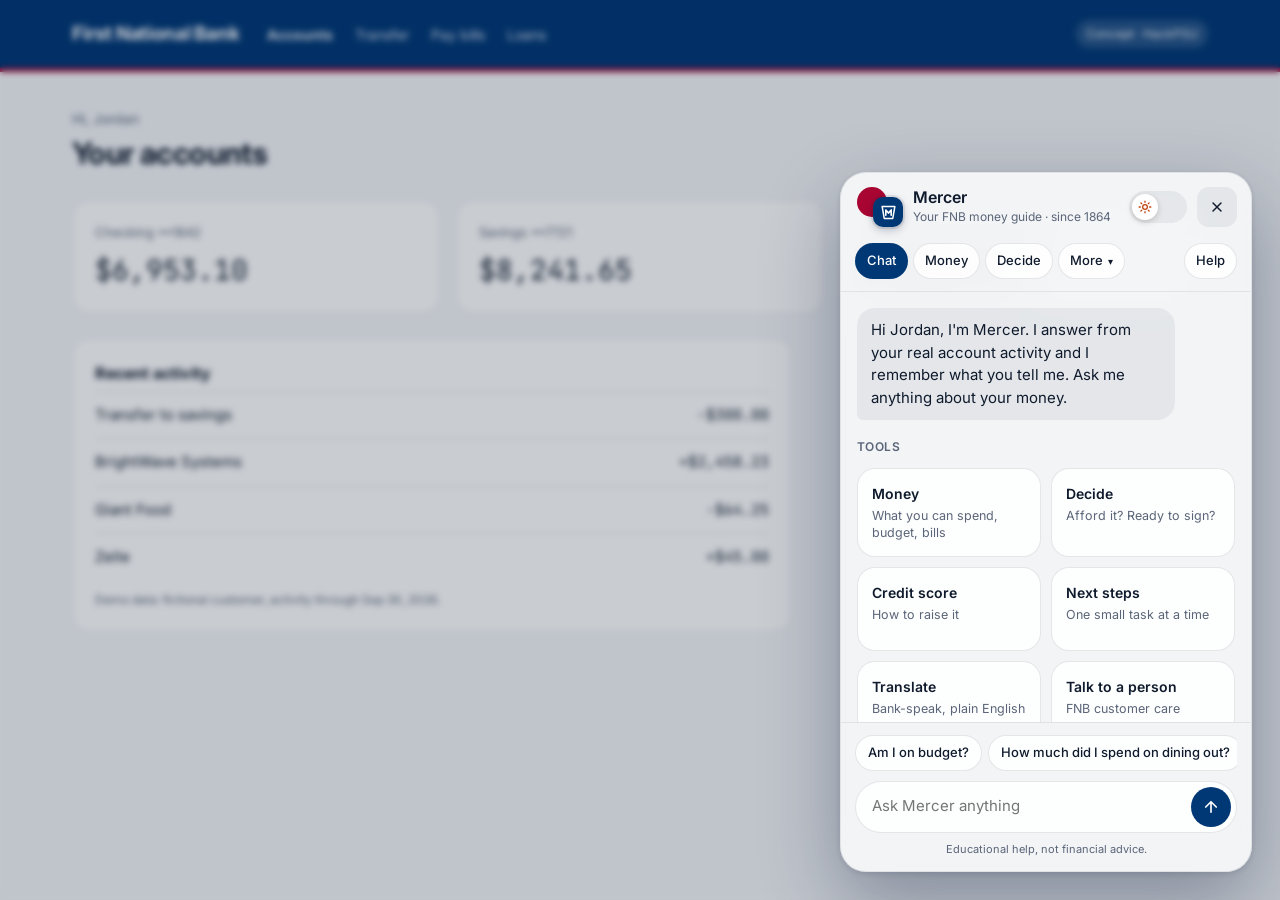
<file: frontend/index.html>
<!doctype html>
<html lang="en" data-theme="light">
<head>
  <meta charset="utf-8">
  <meta name="viewport" content="width=device-width, initial-scale=1">
  <title>First National Bank · Mercer (concept)</title>
  <link rel="preconnect" href="https://fonts.googleapis.com">
  <link href="https://fonts.googleapis.com/css2?family=Inter:wght@400;500;600;700&family=JetBrains+Mono:wght@500&display=swap" rel="stylesheet">
  <link rel="stylesheet" href="mercer.css">
  <style>
    .bank-top { background: var(--navy); color: #fff; }
    .bank-top .in { max-width: 1200px; margin: 0 auto; padding: 0 32px; min-height: 68px; display: flex; flex-wrap: wrap; align-items: center; gap: 28px; }
    .bank-top nav { display: flex; gap: 22px; flex: 1 1 auto; font-size: 14px; }
    .bank-top a { color: #D6E0EE; text-decoration: none; }
    .bank-top a[aria-current] { color: #fff; font-weight: 600; }
    .stripe { height: 4px; background: var(--crimson); }
    main { max-width: 1200px; margin: 0 auto; padding: 36px 32px 140px; display: flex; flex-direction: column; gap: 24px; }
    .accounts { display: grid; grid-template-columns: repeat(auto-fit, minmax(260px, 1fr)); gap: 16px; }
    .accounts .card { padding: 22px; }
    .accounts p { margin: 0; }
    @media (max-width: 640px) { .bank-top .in, main { padding-left: 16px; padding-right: 16px; } }
  </style>
</head>
<body class="t">
  <header class="bank-top">
    <div class="in">
      <strong style="font-size:19px;letter-spacing:-.01em">First National Bank</strong>
      <nav aria-label="Bank" class="hide-sm">
        <a href="#" aria-current="page">Accounts</a><a href="#">Transfer</a><a href="#">Pay bills</a><a href="#">Loans</a>
      </nav>
      <span style="font-size:12px;background:rgba(255,255,255,.14);padding:5px 10px;border-radius:999px">Concept · HackPSU</span>
    </div>
    <div class="stripe"></div>
  </header>

  <main>
    <div>
      <p class="muted" style="margin:0;font-size:14px">Hi, <span data-m="name">there</span></p>
      <h1 style="margin:2px 0 0;font-size:30px;letter-spacing:-.02em">Your accounts</h1>
    </div>
    <div class="accounts">
      <div class="card"><p class="muted" style="font-size:13px">Checking <span data-m="checkingMask"></span></p><p class="mono" style="margin-top:6px;font-size:28px" data-m="checking">–</p></div>
      <div class="card"><p class="muted" style="font-size:13px">Savings <span data-m="savingsMask"></span></p><p class="mono" style="margin-top:6px;font-size:28px" data-m="savings">–</p></div>
      <div class="card"><p class="muted" style="font-size:13px">Safe to spend · next 30 days</p><p class="mono" style="margin-top:6px;font-size:28px" data-m="safe">–</p></div>
    </div>
    <section class="card" style="padding:8px 22px;max-width:720px">
      <h2 style="margin:14px 0 6px;font-size:16px">Recent activity</h2>
      <div data-m="activity"></div>
      <p class="muted" style="font-size:12px;margin:10px 0 14px">Demo data: fictional customer, activity through Sep 30, 2026.</p>
    </section>
  </main>

  <div id="mercer"></div>

  <!-- All local: works offline. vendor/ = Preact 10.24.3 + htm 3.1.1 -->
  <script src="vendor/preact.umd.js"></script>
  <script src="vendor/htm.umd.js"></script>
  <script src="data.js"></script>
  <script src="brain.js"></script>
  <script src="mercer.js"></script>
  <script>Mercer.mount(document.getElementById('mercer'), { mode: 'web', botName: 'Mercer' });</script>
</body>
</html>
</file>
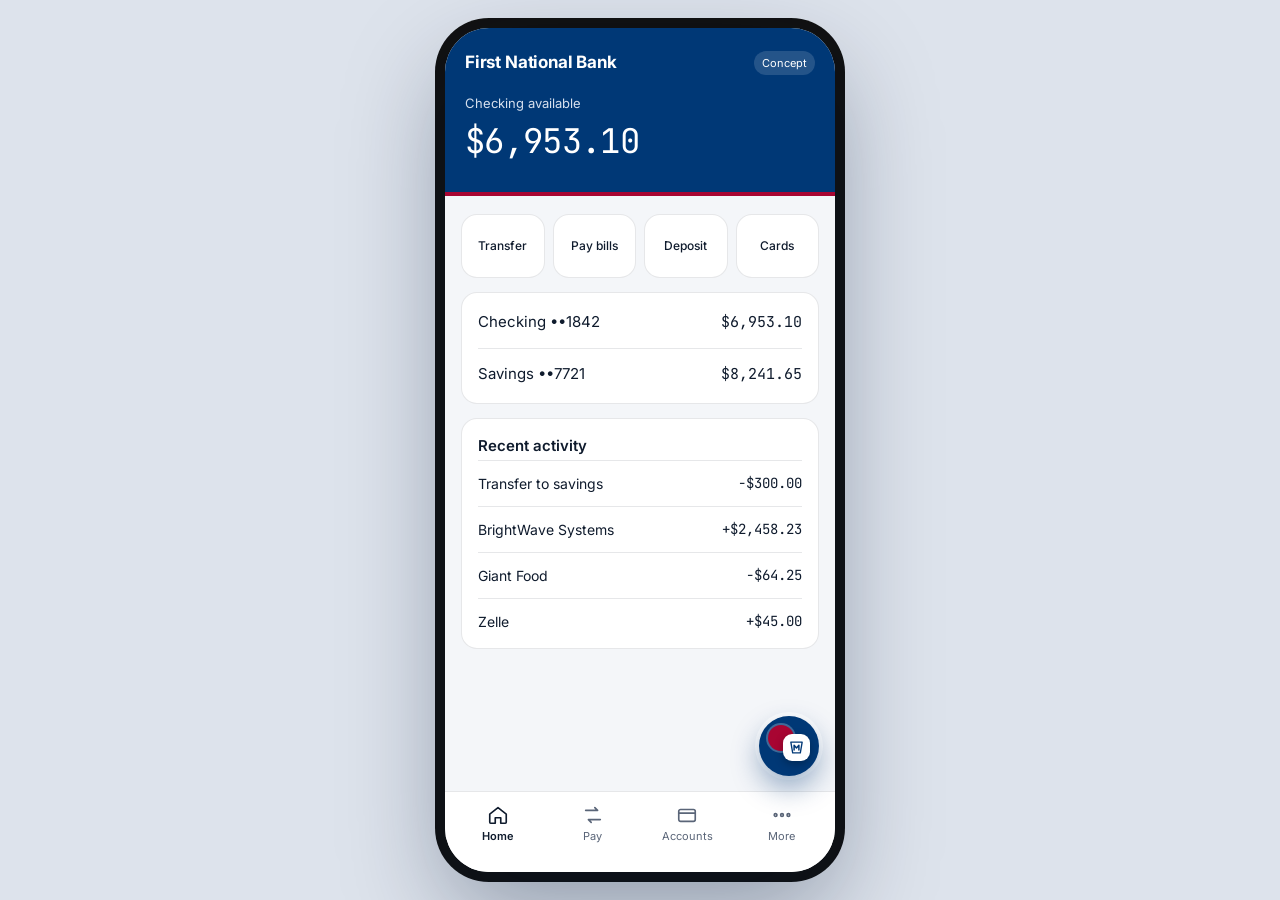
<file: frontend/phone.html>
<!doctype html>
<html lang="en" data-theme="light">
<head>
  <meta charset="utf-8">
  <meta name="viewport" content="width=device-width, initial-scale=1, viewport-fit=cover">
  <title>FNB app · Mercer (concept)</title>
  <link rel="preconnect" href="https://fonts.googleapis.com">
  <link href="https://fonts.googleapis.com/css2?family=Inter:wght@400;500;600;700&family=JetBrains+Mono:wght@500&display=swap" rel="stylesheet">
  <link rel="stylesheet" href="mercer.css">
  <style>
    /* On a computer the app sits in a phone-sized frame; on a real phone it fills the screen. */
    body { min-height: 100vh; display: grid; place-items: center; background: #DDE3EC; }
    :root[data-theme="dark"] body { background: #05080F; }
    .phone { position: relative; width: 390px; height: 844px; overflow: hidden; border-radius: 44px; background: var(--page);
             box-shadow: 0 40px 100px rgba(0,20,50,.35), 0 0 0 10px #111; display: flex; flex-direction: column; }
    @media (max-width: 500px) {
      body { display: block; }
      .phone { width: 100vw; height: 100dvh; border-radius: 0; box-shadow: none; }
    }
    .app-top { background: var(--navy); color: #fff; padding: 22px 20px 26px; }
    .app-top p { margin: 0; }
    .stripe { height: 4px; background: var(--crimson); }
    .app-main { flex: 1; min-height: 0; overflow: auto; padding: 18px 16px 90px; display: flex; flex-direction: column; gap: 14px; }
    .quick { display: grid; grid-template-columns: repeat(4, minmax(0, 1fr)); gap: 8px; }
    .quick button { min-height: 64px; border: 1px solid var(--line); border-radius: 16px; background: var(--card); color: var(--ink); font-size: 12px; font-weight: 500; cursor: pointer; transition: transform .35s cubic-bezier(.34,1.56,.64,1); }
    .quick button:active { transform: scale(.92); }
    .tabs { position: absolute; left: 0; right: 0; bottom: 0; background: var(--card); border-top: 1px solid var(--line);
            display: grid; grid-template-columns: repeat(4, minmax(0, 1fr)); padding: 8px 6px 24px; }
    .tabs a { min-height: 48px; display: flex; flex-direction: column; align-items: center; justify-content: center; gap: 2px; font-size: 11px; color: var(--muted); text-decoration: none; }
    .tabs a[aria-current] { color: var(--ink); font-weight: 600; }
  </style>
</head>
<body class="t">
  <div class="phone t">
    <header class="app-top">
      <div style="display:flex;align-items:center;justify-content:space-between;gap:12px">
        <strong style="font-size:17px;letter-spacing:-.01em">First National Bank</strong>
        <span style="font-size:11px;background:rgba(255,255,255,.14);padding:4px 8px;border-radius:999px">Concept</span>
      </div>
      <p style="margin-top:18px;font-size:13px;color:#D6E0EE">Checking available</p>
      <p class="mono" style="margin-top:2px;font-size:34px;letter-spacing:-.02em" data-m="checking">–</p>
    </header>
    <div class="stripe"></div>

    <main class="app-main">
      <div class="quick">
        <button type="button">Transfer</button><button type="button">Pay bills</button><button type="button">Deposit</button><button type="button">Cards</button>
      </div>
      <div class="card" style="padding:4px 16px">
        <div class="row" style="border-top:0;padding:14px 0"><span>Checking <span data-m="checkingMask"></span></span><span class="mono" data-m="checking">–</span></div>
        <div class="row" style="padding:14px 0"><span>Savings <span data-m="savingsMask"></span></span><span class="mono" data-m="savings">–</span></div>
      </div>
      <div class="card" style="padding:4px 16px">
        <p style="margin:12px 0 2px;font-weight:600">Recent activity</p>
        <div data-m="activity" style="font-size:14px"></div>
      </div>
    </main>

    <nav class="tabs" aria-label="App">
      <a href="#" aria-current="page"><svg width="22" height="22" viewBox="0 0 24 24" fill="none" stroke="currentColor" stroke-width="1.8" stroke-linecap="round" stroke-linejoin="round" aria-hidden="true"><path d="M3 11l9-7 9 7v9a1 1 0 0 1-1 1h-5v-6H9v6H4a1 1 0 0 1-1-1z"/></svg>Home</a>
      <a href="#"><svg width="22" height="22" viewBox="0 0 24 24" fill="none" stroke="currentColor" stroke-width="1.8" stroke-linecap="round" stroke-linejoin="round" aria-hidden="true"><path d="M4 7h13l-3-3M20 17H7l3 3"/></svg>Pay</a>
      <a href="#"><svg width="22" height="22" viewBox="0 0 24 24" fill="none" stroke="currentColor" stroke-width="1.8" stroke-linecap="round" stroke-linejoin="round" aria-hidden="true"><rect x="3" y="6" width="18" height="13" rx="2"/><path d="M3 10h18"/></svg>Accounts</a>
      <a href="#"><svg width="22" height="22" viewBox="0 0 24 24" fill="none" stroke="currentColor" stroke-width="1.8" stroke-linecap="round" aria-hidden="true"><circle cx="5" cy="12" r="1.5"/><circle cx="12" cy="12" r="1.5"/><circle cx="19" cy="12" r="1.5"/></svg>More</a>
    </nav>

    <!-- Mercer floats over the app (positioned inside .phone) -->
    <div id="mercer"></div>
  </div>

  <!-- All local: works offline. vendor/ = Preact 10.24.3 + htm 3.1.1 -->
  <script src="vendor/preact.umd.js"></script>
  <script src="vendor/htm.umd.js"></script>
  <script src="data.js"></script>
  <script src="brain.js"></script>
  <script src="mercer.js"></script>
  <script>Mercer.mount(document.getElementById('mercer'), { mode: 'phone', botName: 'Mercer', startOpen: false });</script>
</body>
</html>
</file>
<file: frontend/mercer.css>
/* Mercer — FNB money assistant. Shared by index.html (website) and phone.html (app). */

:root, :root[data-theme="light"] {
  --page: #F4F6F9; --ink: #0F1B2D; --muted: #5A6578; --card: #FFFFFF; --line: rgba(15,27,45,.10);
  --glass: rgba(255,255,255,.80); --glassLine: rgba(15,27,45,.08); --tile: rgba(255,255,255,.85);
  --chip: rgba(15,27,45,.06); --bot: rgba(15,27,45,.06); --me: #003876; --meInk: #FFFFFF;
  --primary: #003876; --onPrimary: #FFFFFF; --scrim: rgba(10,24,48,.22); --knob: #FFFFFF; --knobInk: #C2410C;
  --warnBg: #FDECEF; --warnInk: #8C0428; --okBg: #E8F0FB; --okInk: #003876; --band: rgba(15,27,45,.16);
  --goodBg: #DCFCE7; --goodInk: #14532D; --goodBar: #16A34A;
  --midBg: #FEF3C7; --midInk: #78350F;
  --badBg: #FEE2E2; --badInk: #7F1D1D; --badBar: #DC2626;
  --fabRing: rgba(255,255,255,.9);
  --navy: #003876; --crimson: #A80532;
}
:root[data-theme="dark"] {
  --page: #0B1220; --ink: #EEF2F8; --muted: #A3AEC2; --card: #121B2E; --line: rgba(255,255,255,.10);
  --glass: rgba(18,26,44,.78); --glassLine: rgba(255,255,255,.10); --tile: rgba(255,255,255,.06);
  --chip: rgba(255,255,255,.10); --bot: rgba(255,255,255,.08); --me: #3F7AE0; --meInk: #FFFFFF;
  --primary: #3F7AE0; --onPrimary: #FFFFFF; --scrim: rgba(3,8,18,.45); --knob: #0B1220; --knobInk: #F5C451;
  --warnBg: rgba(255,124,92,.16); --warnInk: #FFB8A6; --okBg: rgba(96,165,250,.16); --okInk: #BFDBFE; --band: rgba(255,255,255,.22);
  --goodBg: rgba(34,197,94,.16); --goodInk: #86EFAC; --goodBar: #22C55E;
  --midBg: rgba(234,179,8,.16); --midInk: #FDE68A;
  --badBg: rgba(239,68,68,.18); --badInk: #FCA5A5; --badBar: #EF4444;
  --fabRing: rgba(255,255,255,.10);
}

* { box-sizing: border-box; }
body { margin: 0; background: var(--page); color: var(--ink); font-family: 'Inter', system-ui, sans-serif; font-size: 15px; line-height: 1.5; }
.mono { font-family: 'JetBrains Mono', ui-monospace, monospace; }
.muted { color: var(--muted); }
.t, .t * { transition: background-color .45s ease, color .45s ease, border-color .45s ease; }
.sr-only { position: absolute; width: 1px; height: 1px; overflow: hidden; clip: rect(0 0 0 0); white-space: nowrap; }
button { font: inherit; color: inherit; }

/* ---------- Bank page bits (shared) ---------- */
.card { background: var(--card); border: 1px solid var(--line); border-radius: 16px; transition: transform .35s cubic-bezier(.34,1.56,.64,1), box-shadow .35s ease, background-color .45s ease; }
.card:hover { transform: translateY(-2px); box-shadow: 0 10px 24px rgba(0,30,70,.10); }
.row { display: flex; justify-content: space-between; gap: 12px; padding: 12px 0; border-top: 1px solid var(--line); }

/* ---------- Launcher / floating button ---------- */
.m-launch {
  border: 0; cursor: pointer; background: var(--navy); color: #fff;
  box-shadow: 0 10px 28px rgba(0,56,118,.32);
  transition: transform .45s cubic-bezier(.34,1.56,.64,1), box-shadow .45s ease;
  z-index: 30;
}
.m-launch:hover { transform: translateY(-3px) scale(1.07); box-shadow: 0 18px 40px rgba(0,56,118,.38); }
.m-launch:active { transform: scale(.95); }
.m-web .m-launch { position: fixed; right: 28px; bottom: 28px; height: 60px; padding: 0 22px 0 8px; border-radius: 999px; display: flex; align-items: center; gap: 12px; font-weight: 600; font-size: 16px; }
.m-phone .m-launch { position: absolute; right: 16px; bottom: 96px; width: 60px; height: 60px; border-radius: 50%; display: grid; place-items: center; box-shadow: 0 12px 28px rgba(0,56,118,.40), 0 0 0 4px var(--fabRing); }

/* Logo: crimson circle behind, keystone "M" tile in front */
.m-logo { position: relative; display: inline-block; flex: 0 0 auto; }
.m-logo .back { position: absolute; left: 0; top: 0; border-radius: 50%; background: var(--crimson); }
.m-logo .front { position: absolute; right: 0; bottom: 0; display: grid; place-items: center; box-shadow: 0 3px 8px rgba(0,0,0,.28); }
.m-logo.lg { width: 54px; height: 46px; } .m-logo.lg .back { left: 2px; top: 2px; width: 36px; height: 36px; box-shadow: 0 0 0 2px rgba(255,255,255,.28); }
.m-logo.lg .front { width: 34px; height: 34px; border-radius: 11px; background: #fff; color: var(--navy); }
.m-logo.md { width: 42px; height: 36px; } .m-logo.md .back { width: 26px; height: 26px; box-shadow: 0 0 0 2px rgba(255,255,255,.25); }
.m-logo.md .front { width: 27px; height: 27px; border-radius: 9px; background: #fff; color: var(--navy); }
.m-logo.hd { width: 46px; height: 40px; } .m-logo.hd .back { width: 30px; height: 30px; }
.m-logo.hd .front { width: 30px; height: 30px; border-radius: 10px; background: var(--navy); color: #fff; box-shadow: 0 0 0 2px var(--glassLine), 0 3px 8px rgba(0,20,50,.25); }

/* ---------- Scrim + panel ---------- */
.m-scrim { inset: 0; background: var(--scrim); backdrop-filter: blur(3px); -webkit-backdrop-filter: blur(3px); animation: mFade .4s ease both; z-index: 10; }
.m-web .m-scrim { position: fixed; } .m-phone .m-scrim { position: absolute; }
.m-panel {
  z-index: 20; display: flex; flex-direction: column; overflow: hidden;
  background: var(--glass); backdrop-filter: blur(24px) saturate(1.6); -webkit-backdrop-filter: blur(24px) saturate(1.6);
  border: 1px solid var(--glassLine); border-radius: 26px;
  box-shadow: 0 30px 80px rgba(0,20,50,.32), 0 2px 6px rgba(0,20,50,.12);
  transform-origin: bottom right; animation: mPop .55s cubic-bezier(.2,.9,.2,1) both;
}
.m-web .m-panel { position: fixed; right: 28px; bottom: 28px; width: 412px; height: min(700px, calc(100vh - 56px)); }
.m-phone .m-panel { position: absolute; left: 12px; right: 12px; bottom: 164px; height: calc(100% - 180px); max-height: 640px; }
@media (max-width: 640px) {
  .m-web .m-panel { left: 8px; right: 8px; bottom: 8px; width: auto; height: calc(100vh - 16px); border-radius: 22px; }
  .hide-sm { display: none !important; }
}

.m-head { display: flex; align-items: center; gap: 10px; padding: 14px 14px 12px 16px; }
.m-title { flex: 1; min-width: 0; }
.m-title p { margin: 0; }
.m-icon { width: 40px; height: 40px; border: 0; border-radius: 12px; background: var(--chip); color: var(--ink); display: grid; place-items: center; cursor: pointer; transition: transform .3s cubic-bezier(.34,1.56,.64,1), background-color .3s ease; }
.m-icon:hover { transform: scale(1.1); }
.m-switch { position: relative; width: 58px; height: 32px; border: 0; border-radius: 999px; background: var(--chip); cursor: pointer; padding: 0; }
.m-knob { position: absolute; top: 3px; left: 3px; width: 26px; height: 26px; border-radius: 50%; background: var(--knob); color: var(--knobInk); display: grid; place-items: center; box-shadow: 0 2px 6px rgba(0,0,0,.18); transition: transform .45s cubic-bezier(.34,1.56,.64,1); }
.m-switch[aria-pressed="true"] .m-knob { transform: translateX(26px); }

.m-rail { display: flex; align-items: center; gap: 5px; padding: 4px 14px 12px; position: relative; flex-wrap: nowrap; }
.m-rail > .pill, .m-more > .pill { padding: 0 11px; }
.help-pill { margin-left: auto; }
.chev { display: inline-block; font-size: 10px; margin-left: 2px; transition: transform .3s ease; }
.pill[aria-expanded="true"] .chev { transform: rotate(180deg); }
.m-more { position: relative; }
.m-menu { position: absolute; top: calc(100% + 6px); right: 0; z-index: 40; min-width: 230px; padding: 6px; border-radius: 16px;
  background: var(--card); border: 1px solid var(--line); box-shadow: 0 18px 40px rgba(0,20,50,.22);
  transform-origin: top right; animation: mPop .3s cubic-bezier(.2,.9,.2,1) both; }
.m-menu-item { display: flex; flex-direction: column; align-items: flex-start; gap: 1px; width: 100%; min-height: 48px; padding: 8px 12px;
  border: 0; border-radius: 10px; background: transparent; color: var(--ink); text-align: left; cursor: pointer; }
.m-menu-item b { font-weight: 600; font-size: 14px; } .m-menu-item span { font-size: 12px; }
.m-menu-item:hover, .m-menu-item:focus-visible, .m-menu-item.on { background: var(--chip); }
/* Segmented control inside Money and Decide */
.seg { display: grid; grid-auto-flow: column; grid-auto-columns: minmax(0, 1fr); gap: 4px; padding: 4px; border-radius: 14px; background: var(--chip); }
.seg-btn { min-height: 38px; padding: 0 6px; border: 0; border-radius: 10px; background: transparent; color: var(--muted); font-size: 12.5px; font-weight: 600; cursor: pointer; white-space: nowrap; transition: background-color .3s ease, color .3s ease, box-shadow .3s ease; }
.seg-btn[aria-selected="true"] { background: var(--card); color: var(--ink); box-shadow: 0 2px 8px rgba(0,20,50,.12); }
/* Help */
.care-row { display: flex; align-items: center; justify-content: space-between; gap: 12px; min-height: 60px; padding: 10px 0; border-top: 1px solid var(--line); color: var(--ink); text-decoration: none; }
.care-row:first-child { border-top: 0; }
.care-row > span:first-child { display: flex; flex-direction: column; } .care-row b { font-weight: 600; font-size: 14px; } .care-row .muted { font-size: 12px; }
.care-row .mono { font-size: 14px; color: var(--primary); white-space: nowrap; }
.m-divider { height: 1px; background: var(--glassLine); }
.m-body { flex: 1; min-height: 0; overflow-y: auto; padding: 16px; }

.pill { flex: 0 0 auto; min-height: 36px; padding: 0 12px; border-radius: 999px; font-size: 13px; font-weight: 500; cursor: pointer; white-space: nowrap; border: 1px solid var(--line); background: var(--tile); color: var(--ink); transition: transform .3s cubic-bezier(.34,1.56,.64,1), background-color .3s ease, color .3s ease; }
.pill:hover { transform: translateY(-2px); }
.pill[aria-pressed="true"] { border-color: transparent; background: var(--primary); color: var(--onPrimary); }

.btn { min-height: 46px; border: 0; border-radius: 14px; background: var(--primary); color: var(--onPrimary); font-weight: 600; cursor: pointer; padding: 0 16px; transition: transform .3s cubic-bezier(.34,1.56,.64,1); }
.btn:hover { transform: translateY(-2px); }
.btn.ghost { background: var(--tile); color: var(--ink); border: 1px solid var(--line); font-weight: 400; }

.box { background: var(--tile); border: 1px solid var(--line); border-radius: 18px; padding: 14px 16px; }
.stack { display: flex; flex-direction: column; gap: 12px; }
.kicker { margin: 6px 0 0; font-size: 12px; font-weight: 600; letter-spacing: .04em; text-transform: uppercase; color: var(--muted); }
.grid2 { display: grid; grid-template-columns: repeat(2, minmax(0, 1fr)); gap: 10px; }
.stat { background: var(--tile); border: 1px solid var(--line); border-radius: 14px; padding: 12px; }
.stat p { margin: 0; } .stat .l { font-size: 12px; color: var(--muted); } .stat .v { margin-top: 2px; font-size: 20px; }

.tile { text-align: left; min-height: 84px; padding: 14px; border: 1px solid var(--line); border-radius: 18px; background: var(--tile); color: var(--ink); cursor: pointer; display: flex; flex-direction: column; gap: 4px; transition: transform .35s cubic-bezier(.34,1.56,.64,1), box-shadow .35s ease, background-color .45s ease; }
.tile:hover { transform: translateY(-3px) scale(1.03); box-shadow: 0 12px 28px rgba(0,30,70,.16); }
.tile:active { transform: scale(.97); }
.tile b { font-weight: 600; font-size: 14px; } .tile span { font-size: 12.5px; color: var(--muted); line-height: 1.35; }

.tag { font-size: 12px; font-weight: 600; padding: 2px 8px; border-radius: 999px; flex: 0 0 auto; transition: background-color .45s ease, color .45s ease; }
.good { background: var(--goodBg); color: var(--goodInk); }
.mid { background: var(--midBg); color: var(--midInk); }
.bad { background: var(--badBg); color: var(--badInk); }
.warn { background: var(--warnBg); color: var(--warnInk); }
.ok { background: var(--okBg); color: var(--okInk); }
.note { border-radius: 16px; padding: 14px 16px; font-size: 13.5px; }
.note p { margin: 0; }

.track { border-radius: 5px; background: var(--chip); overflow: hidden; }
.bar { height: 100%; border-radius: inherit; transition: width .7s cubic-bezier(.2,.9,.2,1), background-color .45s ease; }

/* Chat */
.msg { display: flex; animation: mRise .4s cubic-bezier(.2,.9,.2,1) both; }
.msg.me { justify-content: flex-end; } .msg.bot { justify-content: flex-start; }
.bubble { max-width: 84%; padding: 11px 14px; border-radius: 18px; white-space: pre-line; }
.msg.me .bubble { background: var(--me); color: var(--meInk); border-bottom-right-radius: 6px; }
.msg.bot .bubble { background: var(--bot); color: var(--ink); border-bottom-left-radius: 6px; }
.dot { display: inline-block; width: 6px; height: 6px; border-radius: 50%; margin: 0 2px; background: currentColor; animation: mBlink 1.2s infinite ease-in-out; }
.dot:nth-child(2) { animation-delay: .15s; } .dot:nth-child(3) { animation-delay: .3s; }

.m-compose { padding: 12px 14px 14px; border-top: 1px solid var(--glassLine); }
.m-chips { display: flex; gap: 6px; overflow-x: auto; padding-bottom: 10px; scrollbar-width: none; }
.m-input { display: flex; align-items: center; gap: 8px; padding: 5px 5px 5px 14px; border: 1px solid var(--line); border-radius: 999px; background: var(--tile); }
.m-input input { flex: 1; min-width: 0; min-height: 40px; border: 0; outline: none; background: transparent; color: var(--ink); font: inherit; font-size: 15px; }
.m-send { width: 40px; height: 40px; border: 0; border-radius: 50%; background: var(--primary); color: var(--onPrimary); display: grid; place-items: center; cursor: pointer; }
.field { display: flex; flex-direction: column; gap: 4px; font-size: 13px; color: var(--muted); }
.field input, .field textarea { min-height: 46px; padding: 10px 14px; border: 1px solid var(--line); border-radius: 14px; background: var(--tile); color: var(--ink); font: inherit; font-size: 15px; resize: none; }

/* Pixel face + gauge */
.pixels { flex: 0 0 auto; display: grid; grid-template-columns: repeat(10, 6px); grid-auto-rows: 6px; width: 60px; }
.px { width: 6px; height: 6px; animation: mPx .55s steps(4, end) both; }
.bob { animation: mBob 1.6s ease-in-out 1s infinite; }
.shake { animation: mShake 2.2s ease-in-out 1s infinite; }
.arc { animation: mArc 1.3s cubic-bezier(.2,.9,.2,1) .15s both; transition: stroke-dashoffset .8s cubic-bezier(.2,.9,.2,1), stroke .45s ease; }
.pop { animation: mPopIn .5s cubic-bezier(.34,1.56,.64,1) .35s both; }

/* View transitions */
.m-view { animation: mSlide .42s cubic-bezier(.2,.9,.2,1) both; }
.swap { animation: mSpin .45s cubic-bezier(.34,1.56,.64,1) both; }

@keyframes mPop { from { opacity: 0; transform: translateY(18px) scale(.9); } to { opacity: 1; transform: none; } }
@keyframes mFade { from { opacity: 0; } to { opacity: 1; } }
@keyframes mSlide { from { opacity: 0; transform: translateX(14px); } to { opacity: 1; transform: none; } }
@keyframes mRise { from { opacity: 0; transform: translateY(10px) scale(.98); } to { opacity: 1; transform: none; } }
@keyframes mBlink { 0%,80%,100% { opacity: .25; transform: translateY(0); } 40% { opacity: 1; transform: translateY(-3px); } }
@keyframes mSpin { from { opacity: 0; transform: rotate(-90deg) scale(.5); } to { opacity: 1; transform: none; } }
@keyframes mPx { 0% { opacity: 0; transform: scale(.1); } 60% { opacity: 1; transform: scale(1.35); } 100% { opacity: 1; transform: scale(1); } }
@keyframes mBob { 0%,100% { transform: translateY(0); } 50% { transform: translateY(-5px); } }
@keyframes mShake { 0%,70%,100% { transform: rotate(0); } 75% { transform: rotate(-8deg); } 80% { transform: rotate(8deg); } 85% { transform: rotate(-6deg); } 90% { transform: rotate(4deg); } }
@keyframes mArc { from { stroke-dashoffset: 100; } }
@keyframes mPopIn { from { opacity: 0; transform: scale(.6); } to { opacity: 1; transform: none; } }

@media (prefers-reduced-motion: reduce) { *, *::before, *::after { animation: none !important; transition: none !important; } }

/* Chat memory + reply actions */
.m-acts { display: flex; flex-wrap: wrap; gap: 6px; margin-top: 6px; }
.m-acts .pill { min-height: 32px; font-size: 12.5px; }
.m-memory { margin: 4px 0 0; font-size: 11.5px; text-align: center; }
.linkbtn { border: 0; background: none; padding: 4px 2px; color: var(--primary); font-size: 11.5px; text-decoration: underline; cursor: pointer; }

.rise { animation: mRise .4s cubic-bezier(.2,.9,.2,1) both; }

/* Editable numbers */
.editnum { display: flex; flex-direction: column; gap: 4px; font-size: 12px; color: var(--muted); min-width: 0; }
.editnum-l { font-size: 12px; color: var(--muted); }
.editnum-box { display: inline-flex; align-items: center; gap: 2px; min-height: 44px; padding: 0 10px; border: 1px dashed var(--line); border-radius: 12px; background: var(--tile); transition: border-color .2s ease, box-shadow .2s ease; }
.editnum-box:hover { border-color: var(--primary); }
.editnum-box:focus-within { border-style: solid; border-color: var(--primary); box-shadow: 0 0 0 3px color-mix(in srgb, var(--primary) 20%, transparent); }
.editnum input, .editnum select { width: 100%; min-width: 0; border: 0; outline: none; background: transparent; color: var(--ink); font: inherit; font-family: 'JetBrains Mono', ui-monospace, monospace; font-size: 15px; padding: 0; }
.editnum select { font-family: inherit; cursor: pointer; }
.editnum-a { color: var(--muted); font-family: 'JetBrains Mono', ui-monospace, monospace; font-size: 14px; }
.editnum-pen { color: var(--muted); font-size: 12px; margin-left: 4px; opacity: .7; }
.editnum.lg input { font-size: 22px; } .editnum.lg .editnum-a { font-size: 20px; } .editnum.lg .editnum-box { min-height: 48px; }
.editnum.sm { flex-direction: row; align-items: center; } .editnum.sm .editnum-box { min-height: 38px; max-width: 150px; } .editnum.sm input { text-align: right; }
.editnum.xs { flex-direction: row; display: inline-flex; } .editnum.xs .editnum-box { min-height: 30px; padding: 0 6px; border-radius: 8px; max-width: 92px; } .editnum.xs input { font-size: 12.5px; }
.check { display: flex; align-items: center; gap: 8px; font-size: 13px; color: var(--ink); min-height: 44px; }
.check input { width: 18px; height: 18px; accent-color: var(--primary); }
.src { display: inline-block; font-size: 10.5px; font-weight: 600; letter-spacing: .02em; padding: 1px 7px; border-radius: 999px; background: var(--chip); color: var(--muted); vertical-align: middle; }
/* Decision */
.verdict { display: flex; align-items: center; gap: 14px; padding: 16px 18px; border-radius: 20px; }
.verdict.good { background: var(--goodBg); color: var(--goodInk); } .verdict.mid { background: var(--midBg); color: var(--midInk); } .verdict.bad { background: var(--badBg); color: var(--badInk); }
.verdict .light { flex: 0 0 auto; width: 22px; height: 22px; border-radius: 50%; background: currentColor; box-shadow: 0 0 0 6px color-mix(in srgb, currentColor 18%, transparent); animation: mPulse 2s ease-in-out infinite; }
@keyframes mPulse { 0%,100% { box-shadow: 0 0 0 4px color-mix(in srgb, currentColor 18%, transparent); } 50% { box-shadow: 0 0 0 9px color-mix(in srgb, currentColor 8%, transparent); } }
.reason { display: flex; gap: 10px; padding: 12px 0; border-top: 1px solid var(--line); }
.ri { flex: 0 0 auto; width: 22px; height: 22px; border-radius: 50%; display: grid; place-items: center; font-size: 12px; font-weight: 800; }
details.box summary { cursor: pointer; font-size: 13px; font-weight: 600; min-height: 28px; }
.slider { display: flex; flex-direction: column; gap: 6px; }
.slider input[type=range] { width: 100%; accent-color: var(--primary); min-height: 32px; }
.m-toast { margin: 0 14px 8px; padding: 10px 14px; border-radius: 12px; background: var(--ink); color: var(--page); font-size: 13px; animation: mRise .35s cubic-bezier(.2,.9,.2,1) both; }
.dot-v { display: inline-block; width: 8px; height: 8px; border-radius: 50%; margin-right: 6px; vertical-align: middle; } .dot-v.good { background: var(--goodBar); } .dot-v.mid { background: #EAB308; } .dot-v.bad { background: var(--badBar); }

/* iPhone zooms into inputs under 16px; keep them at 16px on phones */
@media (max-width: 640px), (pointer: coarse) { .m-input input, .field input, .field textarea, .editnum input, .editnum select { font-size: 16px !important; } }
.editnum-a, .row .mono, .row > span:last-child { white-space: nowrap; }
.editnum.sm .editnum-box { max-width: 170px; }
.row > span:first-child { min-width: 0; }
</file>
